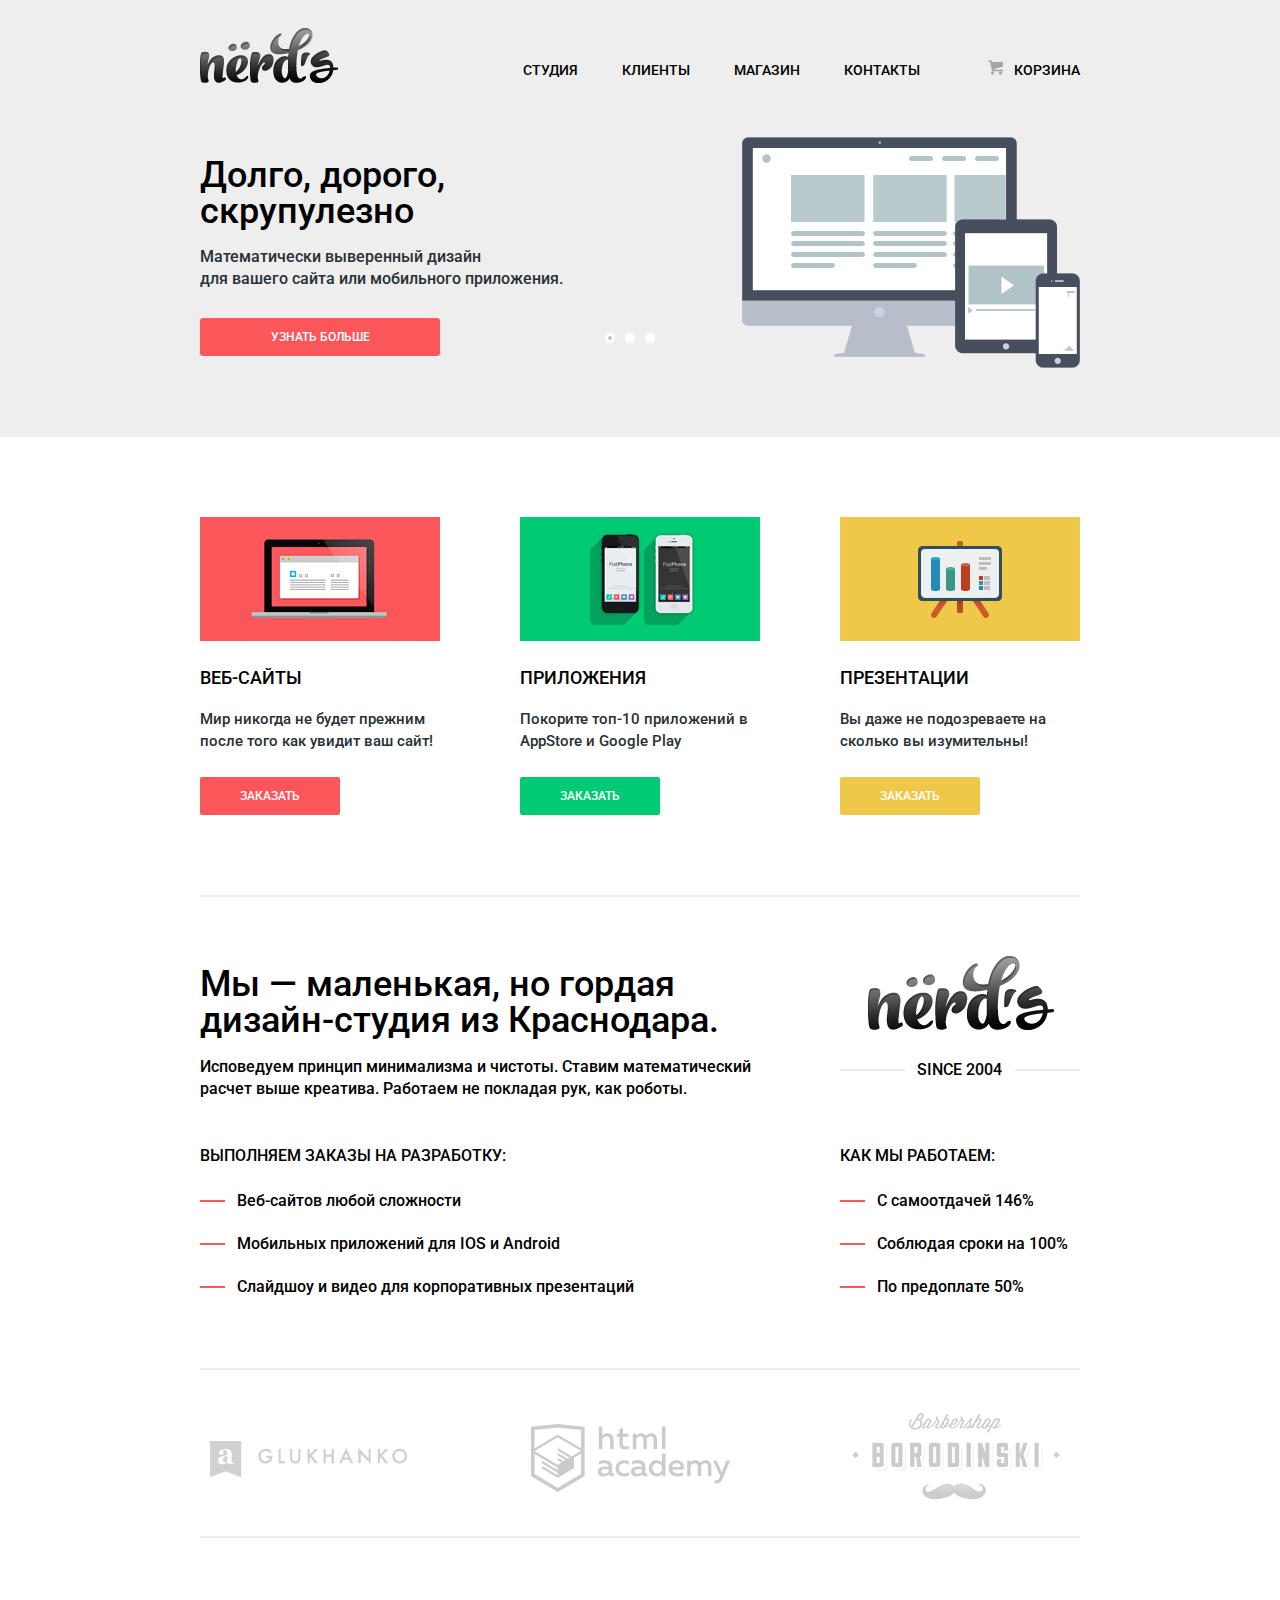
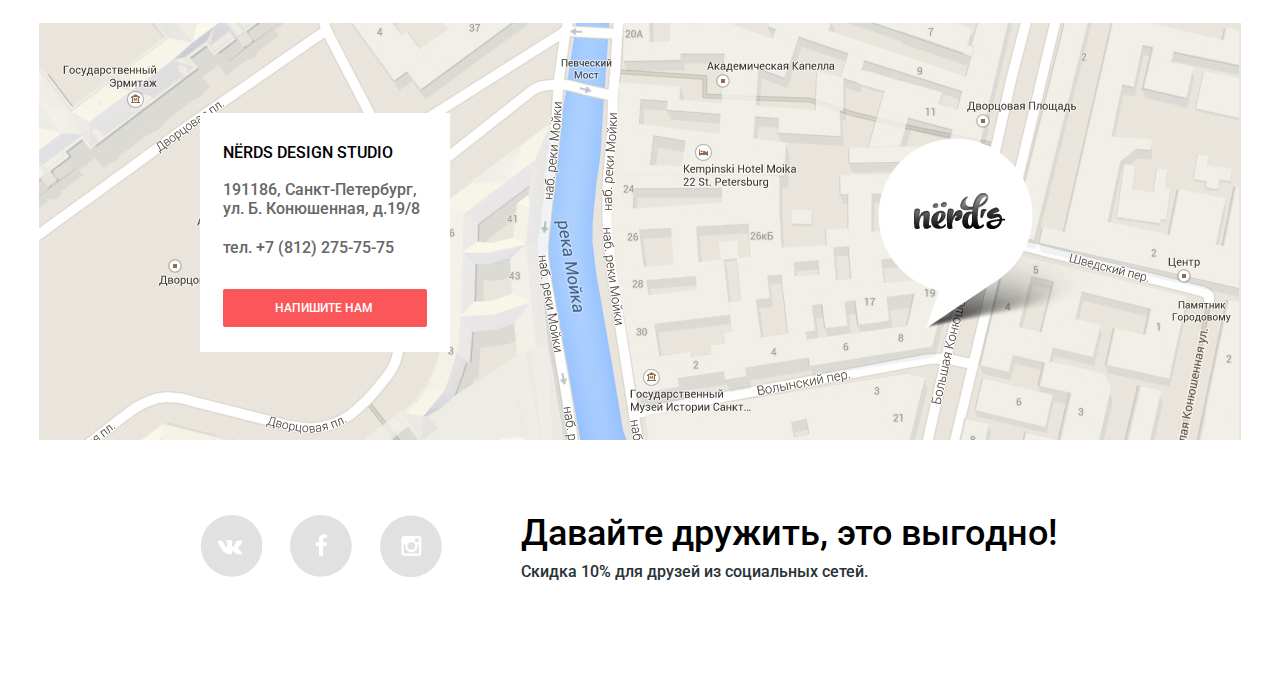
<file: index.html>
<!DOCTYPE html>
<html>
    <head>
        <meta charset="utf-8">
        <link href="https://fonts.googleapis.com/css?family=Roboto:300,500,700&subset=latin,cyrillic" rel="stylesheet" type="text/css">
        <link href="css/normalize.css" rel="stylesheet">
        <link href="css/style.min.css" rel="stylesheet">
        <title>Нёрдс домашняя</title>
    </head>
    <body>
        <header class="main-header">
            <div class="container">
                <div class="main-logo">
                    <a href="/index.html"><img src="img/logo.png" alt="Нёрдс" width="139" height="56"></a>
                </div>
                <nav class="main-menu">
                    <ul>
                        <li><a href="#">Студия</a></li>
                        <li><a href="#">Клиенты</a></li>
                        <li><a href="./catalog.html">Магазин</a></li>
                        <li><a href="#">Контакты</a></li>
                        <li><a href="#" class="cart-link">Корзина</a></li>
                    </ul>
                </nav>                
                <div class="slider">
                    <input type="radio" id="btn-1" name="toggle" checked>
                    <input type="radio" id="btn-2" name="toggle">
                    <input type="radio" id="btn-3" name="toggle">
                    <div class="slider-controls">
                        <label for="btn-1"></label>
                        <label for="btn-2"></label>
                        <label for="btn-3"></label>
                    </div>
                    <div class="slides">
                        <div class="slide">
                            <div class="slide-text">
                                <div class="slide-title">Долго, дорого,<br>скрупулезно</div>
                                <p>Математически выверенный дизайн<br>для вашего сайта или мобильного приложения.</p>
                                <a class="btn" href="#">Узнать больше</a>
                            </div>
                        </div>
                        <div class="slide">
                            <div class="slide-text">
                                <div class="slide-title">Любите ли вы математику,<br> как любим ее мы?</div>
                                <p>Нашим дизайнерам мы удаляем нейроны, ответственные<br>за креатив, чтобы дать им возможность все просчитать.</p>
                                <a class="btn" href="#">Узнать больше</a>
                            </div>
                        </div>
                        <div class="slide">
                            <div class="slide-text">
                                <div class="slide-title">Только наркотики,<br> только хардкор!</div>
                                <p>Все дизайнерские решения в нашей компании принимаются только под воздействием качественных галлюциногенов.</p>
                                <a class="btn" href="#">Узнать больше</a>
                            </div>
                        </div>
                    </div>
                </div>
            </div>
        </header>        
        <div class="container">
            <div class="our-services clearfix">
                <article class="service">
                    <img src="img/laptop.jpg" alt="Веб-сайты" width="240" height="124">
                    <h1 class="service-title">ВЕБ-САЙТЫ</h1>
                    <p class="service-description">Мир никогда не будет прежним после того как увидит ваш сайт!</p>
                    <a href="#" class="btn red-btn">Заказать</a>
                </article>
                <article class="service">
                    <img src="img/iphones.jpg" alt="Приложения" width="240" height="124">
                    <h1 class="service-title">ПРИЛОЖЕНИЯ</h1>
                    <p class="service-description">Покорите топ-10 приложений в AppStore и Google Play</p>
                    <a href="#" class="btn green-btn">Заказать</a>
                </article>
                <article class="service">
                    <img src="img/chart.jpg" alt="Презентации" width="240" height="124">
                    <h1 class="service-title">Презентации</h1>
                    <p class="service-description">Вы даже не подозреваете на сколько вы изумительны!</p>
                    <a href="#" class="btn yellow-btn">Заказать</a>
                </article>
            </div>            
            <div class="about-us-home clearfix">
                <div class="left">
                    <section class="who-we-are">
                        <p>
                            <b>Мы — маленькая, но гордая дизайн-студия из Краснодара.</b>
                        </p>
                        <p>Исповедуем принцип минимализма и чистоты. Ставим математический расчет выше креатива. 
                            Работаем не покладая рук, как роботы.</p>
                    </section>
                    <section class="what-we-do">
                        <h3>Выполняем заказы на разработку:</h3>
                        <ul>
                            <li>Веб-сайтов любой сложности</li>
                            <li>Мобильных приложений для IOS и Android</li>
                            <li>Слайдшоу и видео для корпоративных презентаций</li>
                        </ul>
                    </section>
                </div>
                <div class="right">
                    <div class="logo-home"><img src="img/logo-2.png" alt="Нёрдс" width="187" height="75"></div>
                    <div class="since">Since 2004</div>
                    <section class="what-we-do">
                        <h3>Как мы работаем:</h3>
                        <ul>
                            <li>С самоотдачей 146%</li>
                            <li>Соблюдая сроки на 100%</li>
                            <li>По предоплате 50%</li>
                        </ul>    
                    </section>
                </div>
            </div>
            <ul class="logos">
                <li><img src="img/glukhanko-icon.png" alt="Glukhanko" width="198" height="37"></li>
                <li><img src="img/academy.png" alt="HTML Academy" width="199" height="68"></li>
                <li><img src="img/borodinsky.png" alt="Borodinsky" width="209" height="90"></li>
                
            </ul>
        </div>
        <footer class="main-footer">
            <div class="map">
                <div class="container">
                    <div class="contacts">
                        <h2 class="contact-name">NЁRDS design studio</h2>
                        <p>191186, Санкт-Петербург,<br>
                        ул. Б. Конюшенная, д.19/8</p>
                        <p class="last">тел. +7 (812) 275-75-75</p>
                        <a class="btn red-btn write-us" href="./contact-us.php">Напишите Нам</a>
                    </div>
                </div>
            </div>
            <div class="container footer">
                <div class="social-links">
                    <a class="social-icon social-icon-vk" href="#">VK</a>   
                    <a class="social-icon social-icon-fb" href="#">FB</a>   
                    <a class="social-icon social-icon-ins" href="#">Instagramm</a> 
                </div>
                <div class="be-friends"> 
                    <p class="tagline">Давайте дружить, это выгoдно!</p>
                    <p class="discount-message">Скидка 10% для друзей из социальных сетей.</p>
                </div>
            </div>
            <div class="modal-block">
                <button type="button" title="Закрыть" class="modal-block-close">Закрыть</button>
                <div class="modal-container">
                    <form class="contact-form">
                        <div class="modal-input">
                            <label for="name">Ваше имя:</label>
                            <input type="text" name="name" id="name" placeholder="представьтесь, пожалуйста">
                        </div>
                        <div class="modal-input">
                            <label for="email">Ваш e-mail:</label>
                            <input type="text" name="email" id="email" placeholder="для отправки ответа">
                        </div>
                        <div class="modal-textarea">
                            <label for="text">Текст письма:</label>
                            <textarea name="text" id="text">В СВОБОДНОЙ ФОРМЕ</textarea>
                        </div>
                        <button type="submit" class="btn red-btn">ОТПРАВИТЬ</button>
                    </form>
                </div>
            </div>
        </footer>
        <script src="js/popup.min.js"></script>
    </body>
</html>
</file>
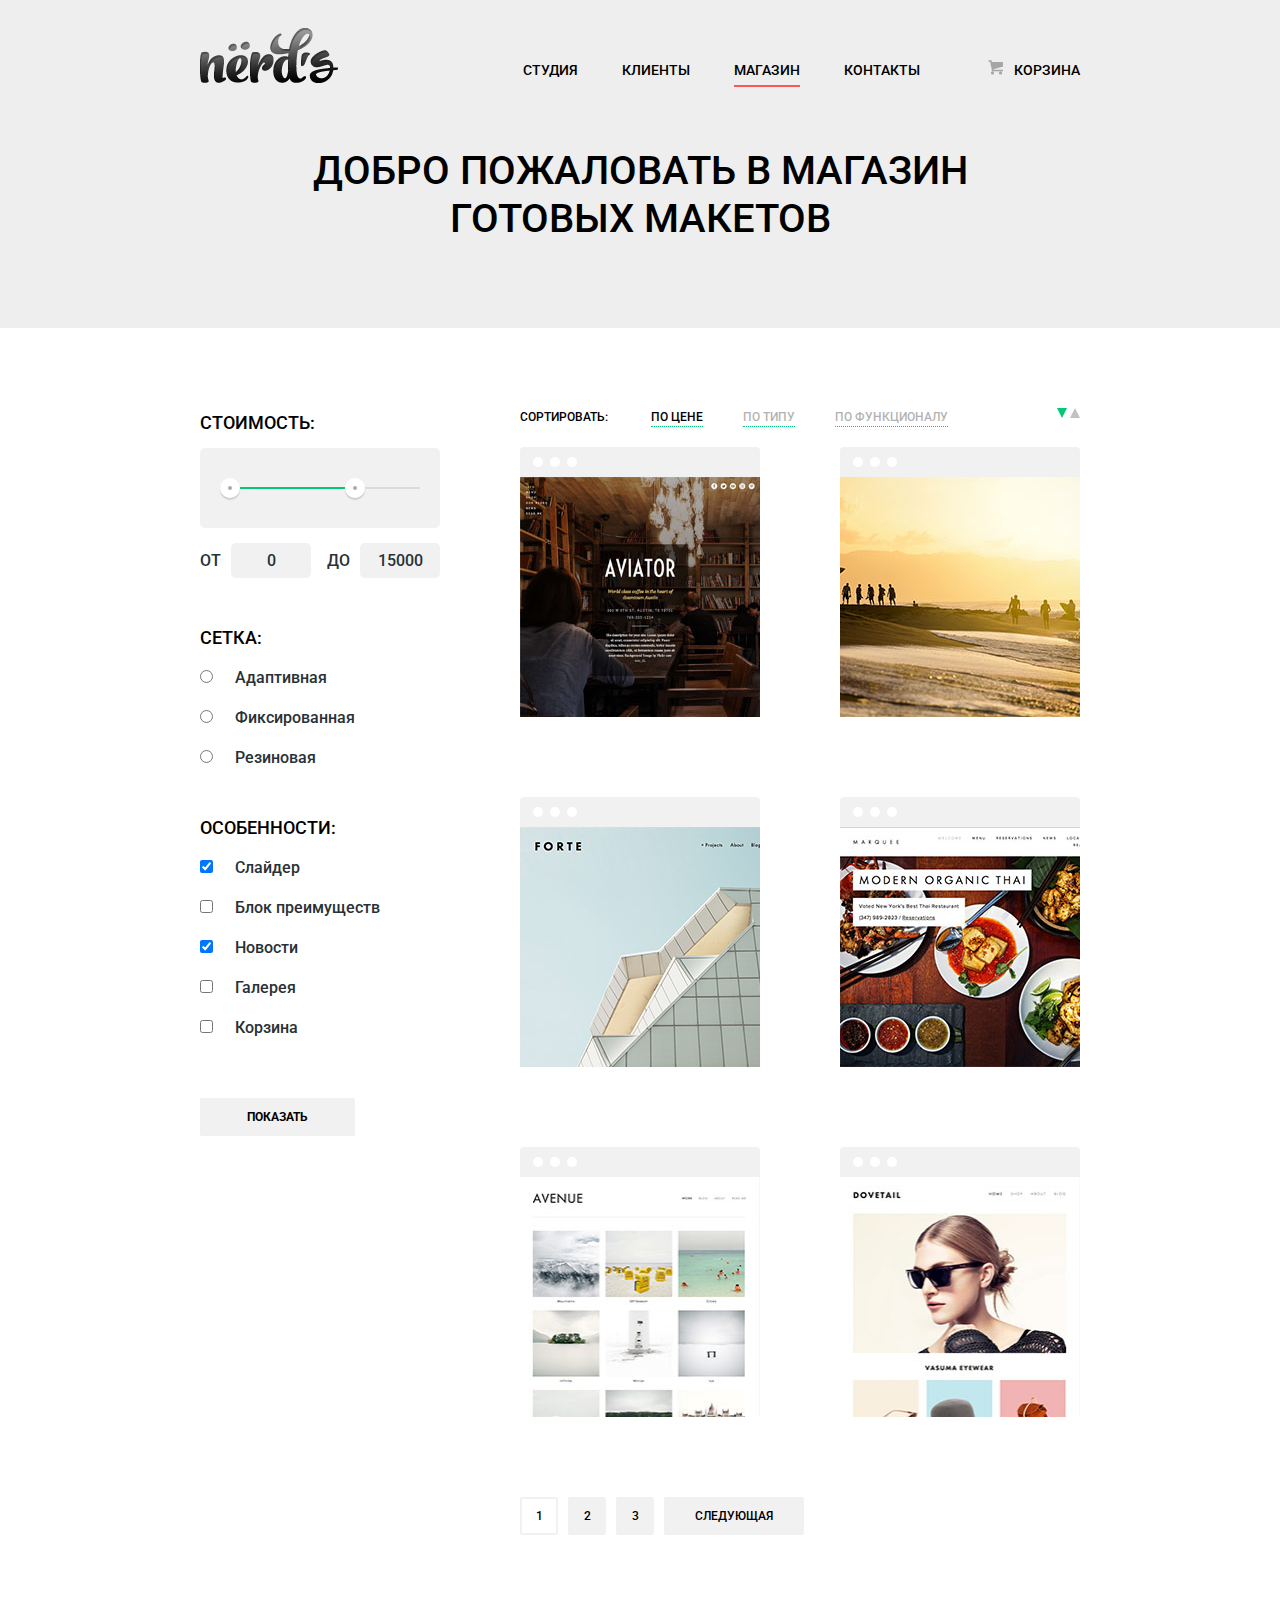
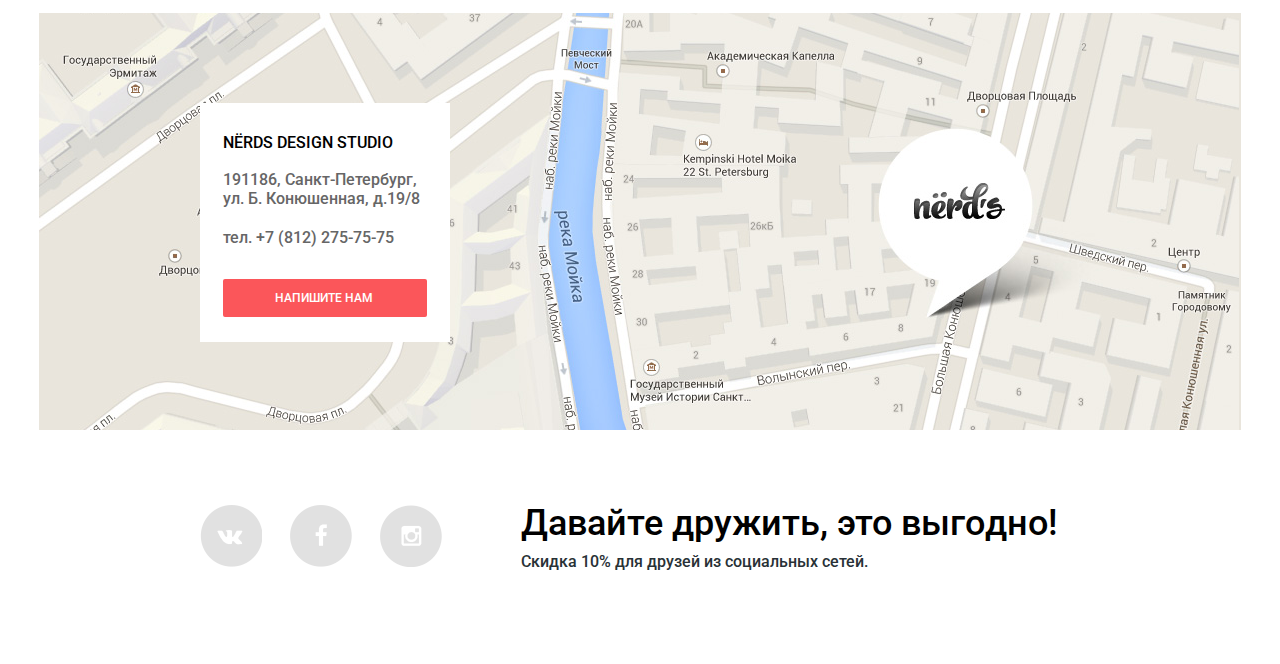
<file: catalog.html>
<!DOCTYPE html>
<html>
    <head>
        <meta charset="utf-8">
        <link href="https://fonts.googleapis.com/css?family=Roboto:300,500,700&subset=latin,cyrillic" rel="stylesheet" type="text/css">
        <link href="css/normalize.css" rel="stylesheet">
        <link href="css/style.min.css" rel="stylesheet">
        <title>Магазин</title>
    </head>
    <body>
        <header class="main-header">
            <div class="container">
                <div class="main-logo">
                    <a href="./index.html"><img src="img/logo.png" alt="Нёрдс" width="139" height="56"></a>
                </div>
                <nav class="main-menu">
                    <ul>
                        <li><a href="#">Студия</a></li>
                        <li><a href="#">Клиенты</a></li>
                        <li><a href="#" class="active">Магазин</a></li>
                        <li><a href="#">Контакты</a></li>
                        <li><a href="#" class="cart-link">Корзина</a></li>
                    </ul>
                </nav>
                <h1 class="catalog-header">добро пожаловать в магазин готовых макетов</h1>         
            </div>
        </header>        
        <div class="container clearfix">
            <div class="filter">
                <form>
                    <fieldset class="filter-price">
                        <legend>Стоимость:</legend>
                        <div class="range-filter">
                            <div class="range-controls">
                                <div class="scale">
                                    <div class="bar"></div>
                                </div>
                                <div class="toggle toggle-min"></div>
                                <div class="toggle toggle-max"></div>
                            </div>
                            <div class="price-controls">
                                <label class="min-price">ОТ <input name="min-price" type="text" value="0"></label>
                                <label class="max-price">ДО <input name="max-price" type="text" value="15000"></label>
                            </div>
                        </div>
                    </fieldset>
                    <fieldset class="filter-layout">
                        <legend>Сетка:</legend>
                        <ul>
                            <li>
                                <input name="site-layout" type="radio" value="adaptive" id="adaptive-layout">
                                <label for="adaptive-layout">Адаптивная</label>
                            </li>
                            <li>
                                <input name="site-layout" type="radio" value="fixed" id="fixed-layout">
                                <label for="fixed-layout">Фиксированная</label>
                            </li>
                            <li>
                                <input name="site-layout" type="radio" value="rubber" id="rubber-layout">
                                <label for="rubber-layout">Резиновая</label>
                            </li>
                        </ul>
                    </fieldset>
                    <fieldset class="filter-features">
                        <legend>Особенности:</legend>
                        <ul class="features-list"> 
                            <li>
                                <input type="checkbox" id="item-1" checked>
                                <label for="item-1">Слайдер</label>
                            </li>
                            <li>
                                <input type="checkbox" id="item-2">
                                <label for="item-2">Блок преимуществ</label>
                            </li>
                            <li>
                                <input type="checkbox" id="item-3" checked>
                                <label for="item-3">Новости</label>
                            </li>
                            <li>
                                <input type="checkbox" id="item-4">
                                <label for="item-4">Галерея</label>
                            </li>
                            <li>
                                <input type="checkbox" id="item-5">
                                <label for="item-5">Корзина</label>
                            </li>
        		    	</ul>
                    </fieldset>
                    <button class="btn grey-btn" type="submit">Показать</button>
                </form>
            </div>
            <div class="content">
                <div class="sort-links">
                    <span>сортировать:</span>
                    <ul>
                        <li><a href="#" class="sorting active">по цене</a></li>
                        <li><a href="#" class="sorting">по типу</a></li>
                        <li><a href="#" class="sorting">по функционалу</a></li>
                    </ul>          
                                       
                    <div class="sorting-arrows">
                        <a href="#" class="sorting-down active"></a>
                        <a href="#" class="sorting-up"></a>
                    </div>
                </div>
                <section class="catalog clearfix">
                    <article class="catalog-item">
                        <div class="thumbnail">
                            <img src="img/aviator.jpg" alt="Aviator" width="240" height="240">
                        </div>
                        <section class="catalog-item-description">
                            <h2><a href="#">AVIATOR</a></h2>
                            <p>Одностраничный макет с авторским дизайном</p>
                            <a href="#" class="btn absolute red-btn">8000 Р.</a>
                        </section>
                    </article>
                    <article class="catalog-item">
                        <div class="thumbnail">
                            <img src="img/sunset.jpg" alt="Sunset" width="240" height="240">
                        </div>
                        <section class="catalog-item-description">
                            <h2><a href="#">SUNSET</a></h2>
                            <p>Интернет-магазин с личным кабинетом</p>
                            <a href="#" class="btn absolute red-btn">10000 Р.</a>
                        </section>
                    </article>
                    
                    <article class="catalog-item">
                        <div class="thumbnail">
                            <img src="img/forte.jpg" alt="Forte" width="240" height="240">
                        </div>
                        <section class="catalog-item-description">
                            <h2><a href="#">FORTE</a></h2>
                            <p>Отличный макет для личного блога</p>
                            <a href="#" class="btn absolute red-btn">5000 Р.</a>
                        </section>
                    </article>
                    <article class="catalog-item">
                        <div class="thumbnail">
                            <img src="img/modern.jpg" alt="Modern" width="240" height="240">
                        </div>
                        <section class="catalog-item-description">
                            <h2><a href="#">MODERN ORGANIC THAI</a></h2>
                            <p>Сайт для ресторана быстрого питания</p>
                            <a href="#" class="btn absolute red-btn">12000 Р.</a>
                        </section>
                    </article>                    
                    <article class="catalog-item">
                        <div class="thumbnail">
                            <img src="img/avenue.jpg" alt="Avenue" width="240" height="240">
                        </div>
                        <section class="catalog-item-description">
                            <h2><a href="#">AVENUE</a></h2>
                            <p>Макет для блога о путешествиях</p>
                            <a href="#" class="btn absolute red-btn">8000 Р.</a>
                        </section>
                    </article>
                    <article class="catalog-item">
                        <div class="thumbnail">
                            <img src="img/dovetail.jpg" alt="Dovetail" width="240" height="240">
                        </div>
                        <section class="catalog-item-description">
                            <h2><a href="#">DOVETAIL</a></h2>
                            <p>Интернет-магазин с галереей товаров</p>
                            <a href="#" class="btn absolute red-btn">14000 Р.</a>
                        </section>
                    </article>
                </section>
                <div class="pagination">
                    <a href="#" class="active">1</a>
                    <a href="#">2</a>
                    <a href="#">3</a>
                    <a href="#" class="next">СЛЕДУЮЩАЯ</a>
                </div>
            </div>
        </div>
        <footer class="main-footer">
            <div class="map">
                <div class="container">
                    <div class="contacts">
                        <h2 class="contact-name">NЁRDS design studio</h2>
                        <p>191186, Санкт-Петербург,<br>
                        ул. Б. Конюшенная, д.19/8</p>
                        <p class="last">тел. +7 (812) 275-75-75</p>
                        <a class="btn red-btn write-us" href="./contact-us.php">Напишите Нам</a>
                    </div>
                </div>
            </div>
            <div class="container footer">
                <div class="social-links">
                    <a class="social-icon social-icon-vk" href="#">VK</a>   
                    <a class="social-icon social-icon-fb" href="#">FB</a>   
                    <a class="social-icon social-icon-ins" href="#">Instagramm</a> 
                </div>
                <div class="be-friends"> 
                    <p class="tagline">Давайте дружить, это выгoдно!</p>
                    <p class="discount-message">Скидка 10% для друзей из социальных сетей.</p>
                </div>
            </div>
            <div class="modal-block">
                <button type="button" title="Закрыть" class="modal-block-close">Закрыть</button>
                <div class="modal-container">
                    <form class="contact-form">
                        <div class="modal-input">
                            <label for="name">Ваше имя:</label>
                            <input type="text" name="name" id="name" placeholder="представьтесь, пожалуйста">
                        </div>
                        <div class="modal-input">
                            <label for="email">Ваш e-mail:</label>
                            <input type="text" name="email" id="email" placeholder="для отправки ответа">
                        </div>
                        <div class="modal-textarea">
                            <label for="text">Текст письма:</label>
                            <textarea name="text" id="text">В СВОБОДНОЙ ФОРМЕ</textarea>
                        </div>
                        <button type="submit" class="btn red-btn">ОТПРАВИТЬ</button>
                    </form>
                </div>
            </div>
        </footer>
        <script src="js/popup.min.js"></script>
    </body>
</html>
</file>
<file: css/style.min.css>
body{font-family:"Roboto", "Arial", sans-serif;margin:0;padding:0;font-weight:500;min-width:900px}.service-title{font-size:18px;line-height:30px;font-weight:500;color:#000000;text-transform:uppercase;margin:0}.slide-header{font-size:36px;line-height:36px;color:#000000}.contact-name{font-size:16px;line-height:30px;font-weight:500;color:#000000;text-transform:uppercase}.main-header{background-color:#eeeeee;margin-bottom:80px;min-height:301px;padding-top:27px}.container{width:880px;margin:0 auto;padding:0 10px}.clearfix::after{content:"";display:table;clear:both}.main-logo{float:left;margin-bottom:40px}.main-menu{float:right}.main-menu ul{margin:0;padding:0;list-style:none;font-size:0}.main-menu li{display:inline-block;vertical-align:top;font-size:14px;line-height:30px;text-transform:uppercase}.main-menu li:last-child{padding-left:46px}.main-menu a{font-size:14px;line-height:30px;color:#000000;display:block;padding:28px 0 0;margin:0 22px;text-decoration:none}.main-menu .cart-link{padding-left:26px;position:relative;margin:0}.main-menu .cart-link::before{content:"";position:absolute;top:33px;left:0;background:url("../img/spritesheet.png") no-repeat;background-position:-5px -5px;width:15px;height:15px}.main-menu a:hover{color:#fb565a}.main-menu a:active{color:#8f8f8f}.main-menu a.active{border-bottom:2px solid #fb565a}.main-menu .cart-link:hover::before{background:url("../img/spritesheet.png") no-repeat;background-position:-30px -5px}.main-menu .cart-link:active::before{background:url("../img/spritesheet.png") no-repeat;background-position:-55px -5px}.our-services{margin-bottom:80px}.service{float:left;width:240px;margin-right:80px;font-size:15px;line-height:22px}.service img{margin-bottom:16px}.service:last-child{margin-right:0}.service-description{margin-bottom:25px;color:#283136}.about-us-home{padding-top:59px;margin-bottom:70px;border-top:2px solid #eeeeee}.about-us-home .left{padding-top:10px;width:600px;float:left}.about-us-home .right{float:right;width:240px}.who-we-are{margin-bottom:45px}.who-we-are b{font-size:36px;line-height:36px;font-weight:500}.who-we-are p{font-size:16px;line-height:22px;margin:0;margin-bottom:18px}.what-we-do h3{font-size:16px;line-height:22px;text-transform:uppercase;margin-bottom:23px;font-weight:500}.what-we-do ul{margin:0;padding:0;list-style:none}.what-we-do li{position:relative;padding-left:37px;font-size:16px;line-height:22px;margin-bottom:21px}.what-we-do li:last-child{margin-bottom:0}.what-we-do li::before{content:"";position:absolute;top:10px;left:0;width:25px;height:2px;background-color:#fb565a}.logo-home{width:240px;text-align:center;margin-bottom:25px}.since{font-size:16px;line-height:20px;position:relative;text-transform:uppercase;padding:0 77px;margin-bottom:65px}.since::before{content:"";position:absolute;top:9px;left:0;width:65px;height:2px;background-color:#eeeeee}.since::after{content:"";position:absolute;top:9px;right:0;width:65px;height:2px;background-color:#eeeeee}.map{padding:1px;background:#e9e5dc url("../img/map.jpg") no-repeat;background-position:0 -150px;min-height:415px;max-width:1200px;margin:0 auto}.contacts{padding:25px 23px;background-color:#ffffff;width:204px;margin-top:89px}.contacts h2{margin:0;margin-bottom:12px}.contacts p{margin:0;margin-bottom:20px;color:#666666}.contacts p.last{margin-bottom:32px}.contacts p:last-child{margin-bottom:32px}.social-links{display:inline-block;width:242px;margin-right:75px;vertical-align:top}.sort-links{font-size:12px;line-height:18px;text-transform:uppercase;margin-bottom:20px}.sort-links ul{display:inline-block;vertical-align:top;margin:0;padding:0;list-style:none;font-size:0}.sort-links li{display:inline-block;vertical-align:top;border-bottom:1px dotted #00ca74;margin-left:40px}.sort-links li:hover{border-bottom:1px solid #00ca74}.sorting{display:inline-block;vertical-align:top;font-size:12px;line-height:18px;color:#000000;text-decoration:none;opacity:0.3}.sorting:hover{opacity:1}.sorting:active{opacity:1;border-bottom:none}.sorting.active{opacity:1;border-bottom:none}.sorting-arrows{float:right}.sorting-down{display:inline-block;vertical-align:top;width:0;height:0;border-left:5px solid transparent;border-right:5px solid transparent;border-top:10px solid #c1c1c1}.sorting-down:hover{border-top:10px solid #b5b5b5}.sorting-down:active{border-top:10px solid #000000}.sorting-down.active{border-top:10px solid #00ca74}.sorting-up{display:inline-block;vertical-align:top;width:0;height:0;border-left:5px solid transparent;border-right:5px solid transparent;border-bottom:10px solid #c1c1c1}.sorting-up:hover{border-bottom:10px solid #b5b5b5}.sorting-up:active{border-bottom:10px solid #000000}.sorting-up.active{border-bottom:10px solid #00ca74}.be-friends{display:inline-block;width:550px;vertical-align:middle}.catalog-header{clear:both;width:670px;margin:0 auto;padding-top:20px;font-size:40px;line-height:48px;font-weight:500;text-transform:uppercase;text-align:center}.filter{float:left;width:240px;margin-right:80px;font-size:16px;line-height:20px}.filter .filter-price,.filter .filter-layout,.filter .filter-features{border:none;margin-bottom:35px}.filter .filter-layout{margin-bottom:25px}.filter .filter-features{margin-bottom:40px}.filter fieldset{margin:0;padding:0}.filter-layout ul,.filter-features ul{list-style:none;margin:0;padding:0}.filter-layout label,.filter-features label{margin-left:18px}.filter-layout li,.filter-features li{margin-bottom:20px}.filter-layout legend,.filter-features legend{margin-bottom:15px}.filter label{color:#283136}legend{font-size:18px;line-height:30px;text-transform:uppercase}.price-controls{line-height:22px;color:#283136}.content{float:left;margin-bottom:78px}.catalog{width:560px}.catalog-item-head{height:20px;padding-top:10px;padding-left:12px}.catalog-item{float:left;margin-right:80px;margin-bottom:80px;position:relative;background-color:#f1f1f1;border-top-left-radius:4px;border-top-right-radius:4px}.catalog-item:hover{background-color:#797979}.catalog-item:nth-child(even){margin-right:0}.thumbnail{position:relative;padding-top:30px;border-top-left-radius:4px;border-top-right-radius:4px;width:240px;height:240px}.thumbnail::before{content:"";position:absolute;display:block;vertical-align:top;margin-top:-20px;margin-left:13px;width:10px;height:10px;background:#ffffff;-webkit-border-radius:5px;-moz-border-radius:5px;border-radius:5px;box-shadow:17px 0 #ffffff, 34px 0 #ffffff}.catalog-item:hover>.catalog-item-description{display:inline-block}.catalog-item-description{width:160px;height:135px;position:absolute;top:50px;left:20px;background-color:#ffffff;display:none;padding:30px 20px;padding-top:35px;text-align:center;vertical-align:bottom}.catalog-item-description h2{display:inline-block;vertical-align:top;text-align:center;font-size:18px;line-height:22px;font-weight:500;color:#000000;margin:0;text-transform:uppercase}.catalog-item-description a{text-decoration:none;color:#000000}.catalog-item-description .btn{color:#ffffff}.catalog-item-description p{font-size:14px;line-height:18px;color:#283136}.btn.absolute{position:absolute;width:60px;bottom:30px;left:30px}.logos{margin:0;margin-bottom:85px;padding:28px 10px;list-style:none;font-size:0;border-top:2px solid #eeeeee;border-bottom:2px solid #eeeeee}.logos li{display:inline-block;vertical-align:middle;padding-top:15px;padding-bottom:5px;margin-right:112px;width:209px}.logos img{margin:0 auto;opacity:0.2}.logos img:hover{opacity:1}.logos li:nth-child(3n){margin-right:0}.social-icon{width:62px;height:62px;margin-right:24px;display:inline-block;vertical-align:top;font-size:0}.social-icon:last-child{margin-right:0}.social-icon-vk{background:url("../img/spritesheet.png") no-repeat;background-position:-77px -149px}.social-icon-vk:hover{background-position:-224px -5px}.social-icon-vk:active{background-position:-150px -149px}.social-icon-fb{background:url("../img/spritesheet.png") no-repeat;background-position:-80px -5px}.social-icon-fb:hover{background-position:-5px -77px}.social-icon-fb:active{background-position:-152px -5px}.social-icon-ins{background:url("../img/spritesheet.png") no-repeat;background-position:-5px -149px}.social-icon-ins:hover{background-position:-149px -77px}.social-icon-ins:active{background-position:-77px -77px}.footer{padding:75px 0}.btn{display:inline-block;vertical-align:top;font-weight:500;font-size:12px;line-height:18px;font-family:"Roboto", "Arial", sans-serif;text-transform:uppercase;text-decoration:none;padding:10px 40px;color:#ffffff;border-radius:2px;background-color:#fb565a;border:none;outline:none;cursor:pointer}.red-btn{background-color:#fb565a}.red-btn:hover{background-color:#d6494d}.red-btn:active{background-color:#b63538;border-top:3px solid #9b2d30;padding-top:7px}.green-btn{background-color:#00ca74}.green-btn:hover{background-color:#01a25e}.green-btn:active{background-color:#009053;border-top:3px solid #007b47;padding-top:7px}.yellow-btn{background-color:#efc84a}.yellow-btn:hover{background-color:#d6ae2c}.yellow-btn:active{background-color:#c09b24;border-top:3px solid #a3841f;padding-top:7px}.grey-btn{background-color:#f1f1f1;width:155px}.grey-btn:hover{background-color:#e5e5e5}.grey-btn:active{background-color:#d5d5d5;border-top:3px solid #b5b5b5;padding-top:7px}.contacts .btn{padding:10px 52px;width:100px}.contacts .btn:active{border-top:3px solid #9b2d30;padding-top:7px}.filter .btn{color:#000000;font-weight:700}.be-friends{font-size:16px;line-height:22px}.tagline{margin:0;font-size:36px;line-height:36px;font-weight:500}.discount-message{margin-top:10px;color:#283136}.pagination a{display:inline-block;text-align:center;vertical-align:top;padding-top:8px;width:34px;height:26px;color:#000000;background-color:#f1f1f1;font-size:12px;line-height:18px;text-decoration:none;border:2px solid #f1f1f1;-webkit-border-radius:2px;-moz-border-radius:2px;border-radius:2px;margin-right:6px}.pagination a:hover{background-color:#e5e5e5;border:2px solid #e5e5e5}.pagination a:active{background-color:#d5d5d5;border:2px solid #d5d5d5;border-top:3px solid #b5b5b5;padding-top:7px}.pagination .next{width:136px}.pagination a.active{background-color:#ffffff}.pagination a.active:hover{border-color:#f2f2f2}.pagination a.active:active{padding-top:8px;border-color:#f1f1f1;border:2px solid #f2f2f2}.range-filter{width:240px;margin:10px auto}.range-controls{position:relative;height:41px;padding-top:39px;padding-right:20px;padding-left:20px;margin-bottom:15px;-webkit-border-radius:5px;-moz-border-radius:5px;border-radius:5px;background:#f1f1f1}.range-controls .scale{height:2px;background:#d7dcde}.range-controls .bar{width:70%;height:2px;background:#00ca74}.range-controls .toggle{position:absolute;top:30px;left:0px;width:4px;height:4px;cursor:pointer;border:8px solid #fff;border-radius:50%;background:#ababab;box-shadow:0 2px 1px 0 #cfcfcf}.range-controls .toggle-min{left:20px}.range-controls .toggle-max{left:145px}.price-controls{font-size:0}.price-controls label{font-size:16px;display:inline-block;vertical-align:top;width:50%}.max-price{text-align:right}.price-controls input{font-family:"Roboto", "Arial", sans-serif;font-size:16px;font-weight:500;width:60px;margin-left:6px;padding:8px 10px;text-align:center;color:#283136;border:none;border-radius:5px;outline:none;background:#f1f1f1}.slider{position:relative;width:880px;min-height:310px;margin:0 auto;overflow:hidden}.slide{position:absolute;top:0;left:0;width:100%;height:310px;background-repeat:no-repeat;background-position:100% 10px;-webkit-transition:left 0.3s ease;-moz-transition:left 0.3s ease;transition:left 0.3s ease}.slider input[type="radio"]{display:none}.slider-controls{position:absolute;bottom:85px;left:50%;z-index:10;width:200px;margin-left:-110px;text-align:center}.slider-controls label{display:inline-block;width:4px;height:4px;margin:0 3px;vertical-align:top;background:#ffffff;border:3px solid white;border-radius:50%;cursor:pointer}.slide-text{width:500px;padding:30px 0}.slide-title{font-weight:500;font-size:36px;line-height:36px}.slide p{font-size:16px;line-height:22px;font-weight:500;margin-top:17px;color:#283136}.slide .btn{display:block;width:240px;margin-top:28px;font-weight:500;font-size:12px;text-align:center;color:#ffffff;text-transform:uppercase;text-decoration:none;border-radius:3px;padding:10px 0}.slide:nth-child(1){background-image:url("../img/slider-bg.png")}.slide:nth-child(2){background-image:url("../img/slider-bg-2.png")}.slide:nth-child(3){background-image:url("../img/slider-bg-3.png")}#btn-1:checked ~ .slides .slide:nth-child(1){left:0}#btn-1:checked ~ .slides .slide:nth-child(2),#btn-1:checked ~ .slides .slide:nth-child(3){left:880px}#btn-2:checked ~ .slides .slide:nth-child(1){left:-880px}#btn-2:checked ~ .slides .slide:nth-child(2){left:0}#btn-2:checked ~ .slides .slide:nth-child(3){left:-880px}#btn-3:checked ~ .slides .slide:nth-child(1){left:-880px}#btn-3:checked ~ .slides .slide:nth-child(2){left:-880px}#btn-3:checked ~ .slides .slide:nth-child(3){left:0}#btn-1:checked ~ .slider-controls label[for="btn-1"],#btn-2:checked ~ .slider-controls label[for="btn-2"],#btn-3:checked ~ .slider-controls label[for="btn-3"]{background:#c1c1c1}.modal-block{position:fixed;top:25%;left:25%;width:630px;height:420px;background-color:#ffffff;font-size:16px;line-height:18px;box-shadow:0 20px 40px rgba(0, 1, 1, 0.75);display:none}.modal-block-show{display:block;animation:bounce 0.6s}.modal-container{width:460px;margin:50px auto}.modal-block-close{position:absolute;top:6px;right:6px;width:40px;height:40px;background:#fb565a;-moz-border-radius:20px;-webkit-border-radius:20px;border-radius:20px;font-size:0;border:0;outline:0;cursor:pointer}.modal-block-close::before,.modal-block-close::after{content:"";position:absolute;top:17px;left:7px;width:26px;height:5px;background-color:#ffffff}.modal-block-close::before{transform:rotate(45deg)}.modal-block-close::after{transform:rotate(-45deg)}.modal-block .btn{width:100%}.modal-block label{display:inline-block;vertical-align:top;margin-bottom:12px;font-size:16px;line-height:18px}.modal-input{display:inline-block;vertical-align:top;width:220px;margin-bottom:25px}.modal-input:first-child{margin-right:20px}.contact-form{font-size:0}.contact-form ::-webkit-input-placeholder{color:#000000}.contact-form ::-moz-placeholder{color:#000000}.contact-form :-moz-placeholder{color:#000000}.contact-form :-ms-input-placeholder{color:#000000}.modal-input input{border:2px solid #d7dcde;border-radius:3px;width:200px;outline:none}.modal-input input:hover{border:2px solid #a2a9ac}.modal-input input:focus{border:2px solid #56bffb}.modal-input input[type="text"]{padding:0px;height:34px;padding-left:14px;font-size:12px;line-height:18px;font-family:"Roboto", "Arial", sans-serif;font-weight:500;text-transform:uppercase}.modal-textarea textarea{width:428px;height:110px;border:2px solid #d7dcde;border-radius:3px;padding:9px 14px;margin-bottom:48px;font-size:12px;line-height:18px;font-family:"Roboto", "Arial", sans-serif;font-weight:500;text-transform:uppercase;outline:none;resize:none}.modal-textarea textarea:hover{border:2px solid #a2a9ac}.modal-textarea textarea:focus{border:2px solid #56bffb}@keyframes "bounce"{0%{transform:translateY(-2000px);}70%{transform:translateY(30px);}90%{transform:translateY(-10px);}100%{transform:translateY(-10px);}}
</file>
